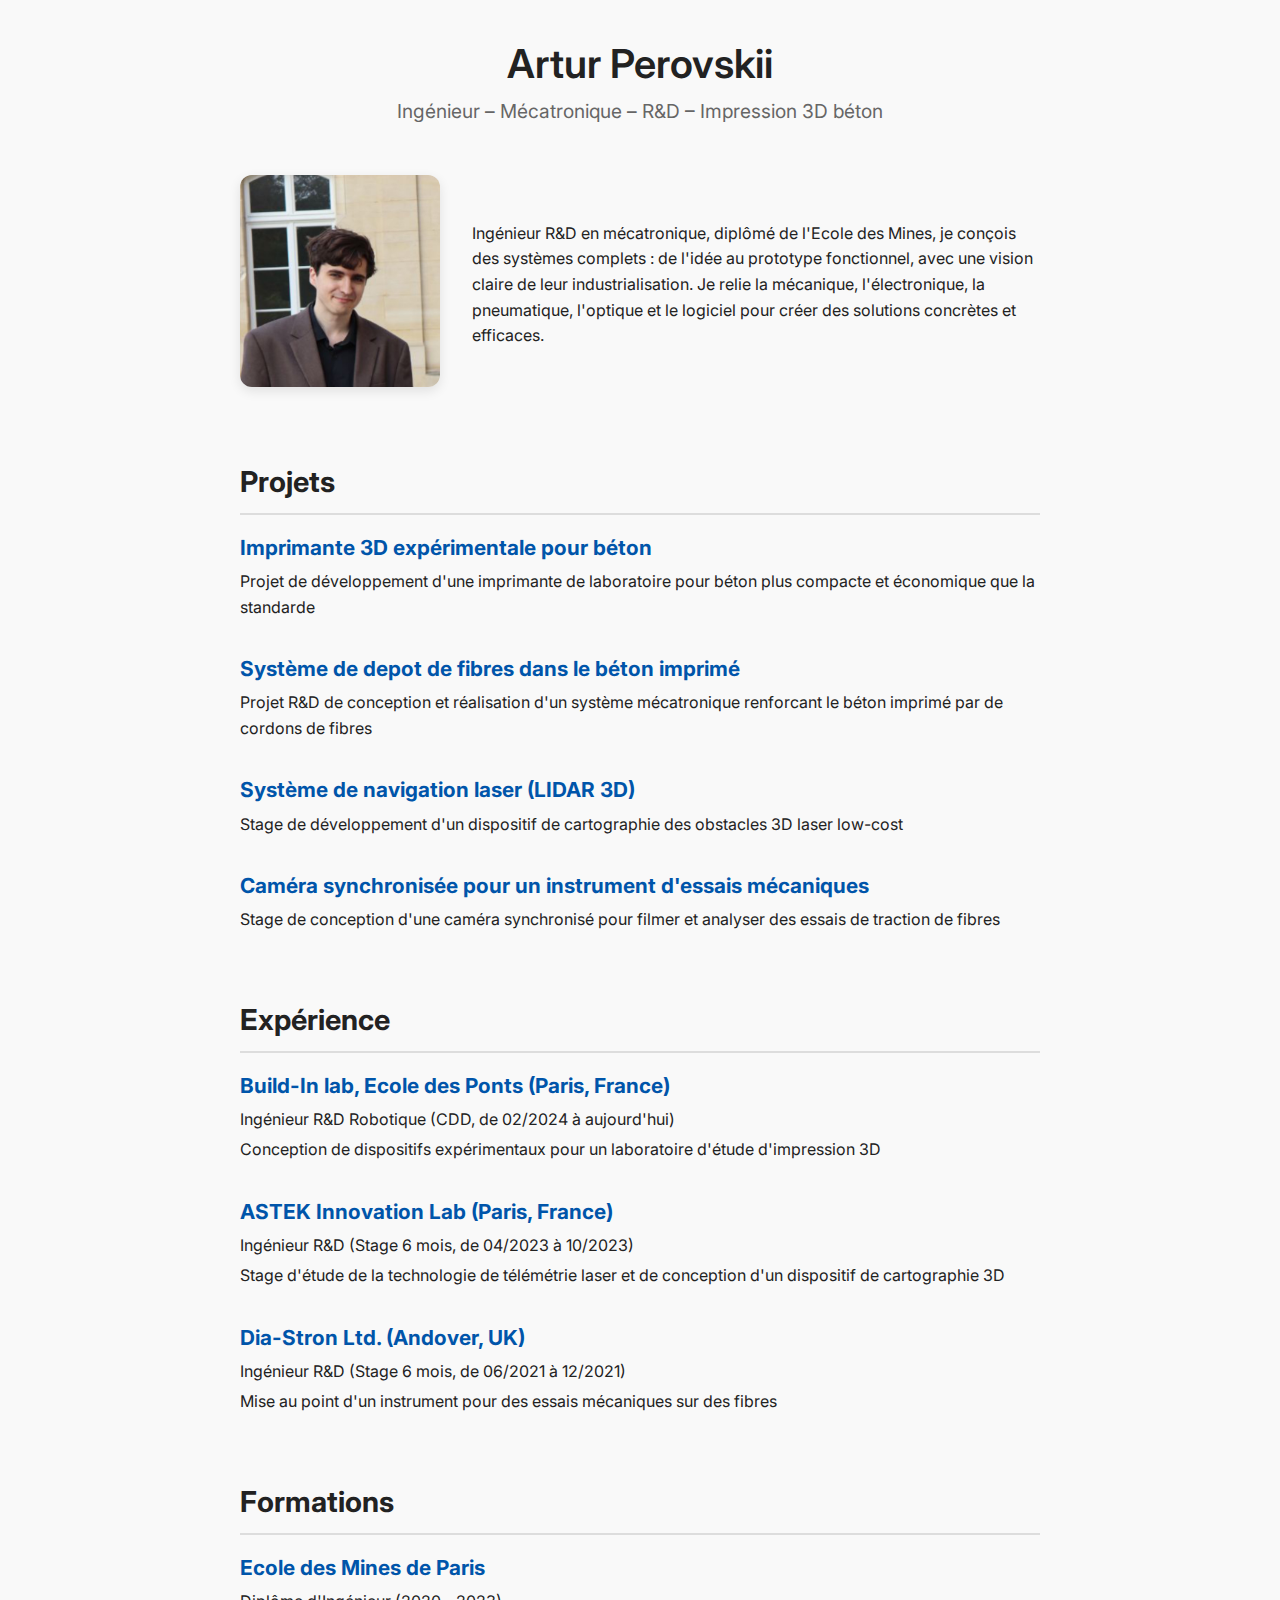
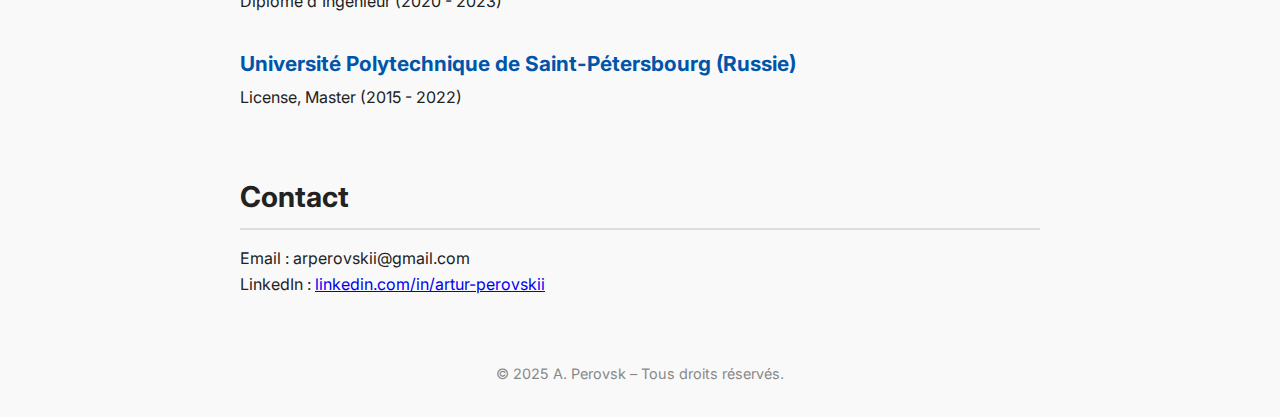
<file: index.html>
<!DOCTYPE html>
<html lang="fr">
<head>
  <meta charset="UTF-8" />
  <meta name="viewport" content="width=device-width, initial-scale=1.0"/>
  <title>Portfolio – A. Perovsk</title>
  <link href="https://fonts.googleapis.com/css2?family=Inter:wght@400;600&display=swap" rel="stylesheet" />
  <link rel="stylesheet" href="style.css" />
</head>
<body>
  <header>
    <h1>Artur Perovskii</h1>
    <p>Ingénieur – Mécatronique – R&D – Impression 3D béton</p>
  </header>

	

  <section class="section">
  
  <div class="apropos-container">
    
    <div class="apropos-photo">
      <img src="images/Aperovskii.jpg" alt="Photo de profil" />
    </div>
	
	<div class="apropos-texte">
      <p>
       Ingénieur R&D en mécatronique, diplômé de l'Ecole des Mines, je conçois des systèmes complets : de l'idée au prototype fonctionnel, avec une vision claire de leur industrialisation. Je relie la mécanique, l'électronique, la pneumatique, l'optique et le logiciel pour créer des solutions concrètes et efficaces.
      </p>
    </div>
	
  </div>
  </section>
  <section class="section">
    <h2>Projets</h2>

    <div class="project">
      <h3><a href="projects/3dprinter.html">Imprimante 3D expérimentale pour béton</a></h3>
      <p>Projet de développement d'une imprimante de laboratoire pour béton plus compacte et économique que la standarde</p>
    </div>

    <div class="project">
      <h3><a href="projects/fibrefeed.html">Système de depot de fibres dans le béton imprimé</a></h3>
      <p>Projet R&D de conception et réalisation d'un système mécatronique renforcant le béton imprimé par de cordons de fibres</p>
    </div>
	
	<div class="project">
      <h3><a href="projects/lidar.html">Système de navigation laser (LIDAR 3D)</a></h3>
      <p>Stage de développement d'un dispositif de cartographie des obstacles 3D laser low-cost</p>
    </div>
	
	<div class="project">
      <h3><a href="projeсts/camera.html">Caméra synchronisée pour un instrument d'essais mécaniques</a></h3>
      <p>Stage de conception d'une caméra synchronisé pour filmer et analyser des essais de traction de fibres</p>
    </div>
  </section>

  <section class="section">
    <h2>Expérience</h2>

    <div class="project">
      <h3><a href="experience/buildin.html"> Build-In lab, Ecole des Ponts (Paris, France)             </a></h3>
      <p>Ingénieur R&D Robotique (CDD, de 02/2024 à aujourd'hui)</p>
	  <p>Conception de dispositifs expérimentaux pour un laboratoire d'étude d'impression 3D</p>
    </div>

  <div class="project">
      <h3><a href="experience/astek.html">   ASTEK Innovation Lab (Paris, France)           </a></h3>
      <p>Ingénieur R&D (Stage 6 mois, de 04/2023 à 10/2023)</p>
	  <p>Stage d'étude de la technologie de télémétrie laser et de conception d'un dispositif de cartographie 3D</p>
    </div>
	
	<div class="project">
      <h3><a href="experience/diastron.html">  Dia-Stron Ltd. (Andover, UK)            </a></h3>
      <p>Ingénieur R&D (Stage 6 mois, de 06/2021 à 12/2021)</p>
	  <p>Mise au point d'un instrument pour des essais mécaniques sur des fibres</p>
    </div>
	
  </section>
  
   <section class="section">
    <h2>Formations</h2>

    <div class="project">
      <h3><a href="experience/desmines.html"> Ecole des Mines de Paris          </a></h3>
      <p>Diplôme d'Ingénieur (2020 - 2023)</p>
    </div>
	
	<div class="project">
      <h3><a href="experience/.html"> Université Polytechnique de Saint-Pétersbourg (Russie)            </a></h3>
      <p>License, Master (2015 - 2022)</p>
    </div>
	
	
  </section>

  <section class="section">
    <h2>Contact</h2>
    <p>
      Email : arperovskii@gmail.com<br>
      LinkedIn : <a href="htpps://www.linkedin.com/in/artur-perovskii-a44b43220">linkedin.com/in/artur-perovskii</a>
    </p>
  </section>

  <footer>
    &copy; 2025 A. Perovsk – Tous droits réservés.
  </footer>
</body>
</html>
</file>
<file: style.css>
* {
  margin: 0;
  padding: 0;
  box-sizing: border-box;
}

body {
  font-family: 'Inter', sans-serif;
  background-color: #f9f9f9;
  color: #222;
  line-height: 1.6;
  padding: 2rem;
}

header {
  text-align: center;
  margin-bottom: 3rem;
}

header h1 {
  font-size: 2.5rem;
  font-weight: 600;
}

header p {
  font-size: 1.2rem;
  color: #666;
}

.section {
  max-width: 800px;
  margin: 0 auto 4rem;
}

.section h2 {
  font-size: 1.8rem;
  margin-bottom: 1rem;
  border-bottom: 2px solid #ddd;
  padding-bottom: 0.5rem;
}

.project {
  margin-bottom: 2rem;
}

.project h3 a {
  font-size: 1.3rem;
  color: #0055aa;
  text-decoration: none;
}

.project h3 a:hover {
  text-decoration: underline;
}

.project p {
  margin-top: 0.3rem;
}

footer {
  text-align: center;
  color: #888;
  font-size: 0.9rem;
  margin-top: 4rem;
}

.apropos-container {
  display: flex;
  gap: 2rem;
  align-items: center;
  flex-wrap: wrap;
}

.apropos-texte {
  flex: 1 1 300px;
  min-width: 280px;
}

.apropos-photo {
  flex: 0 0 200px;
}

.apropos-photo img {
  width: 100%;
  border-radius: 12px;
  box-shadow: 0 4px 12px rgba(0, 0, 0, 0.1);
</file>
